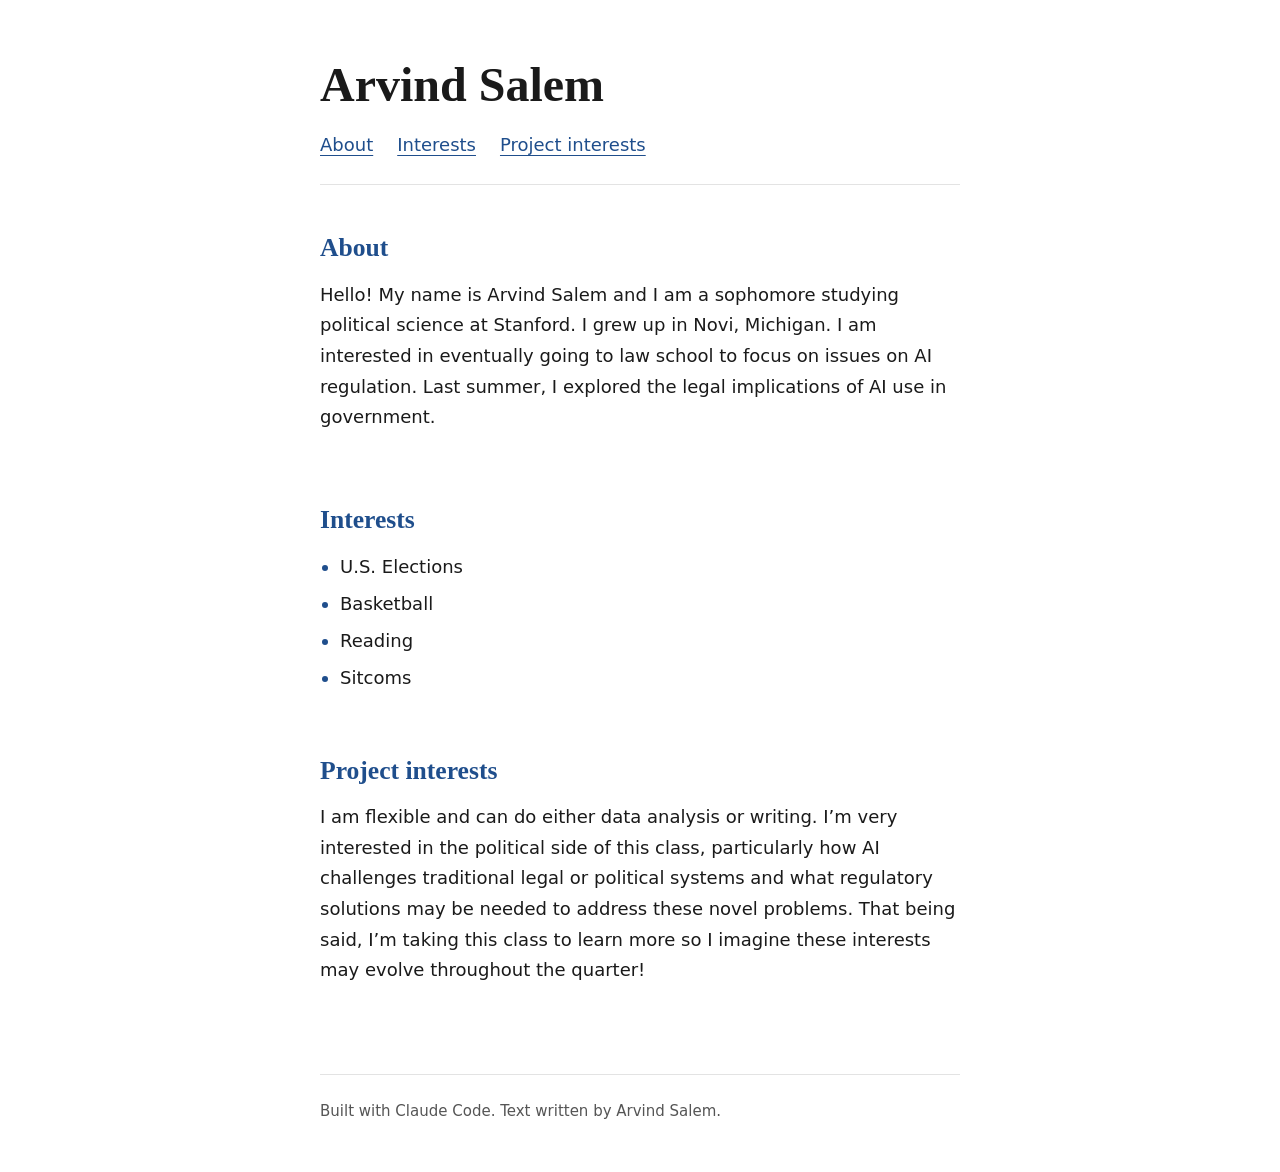
<file: index.html>
<!DOCTYPE html>
<html lang="en">
<head>
  <meta charset="utf-8">
  <meta name="viewport" content="width=device-width, initial-scale=1">
  <title>Arvind Salem</title>
  <link rel="stylesheet" href="style.css">
</head>
<body>
  <header class="site-header">
    <h1>Arvind Salem</h1>
    <nav aria-label="Main">
      <a href="#about">About</a>
      <a href="#interests">Interests</a>
      <a href="#project-interests">Project interests</a>
    </nav>
  </header>

  <main>
    <section id="about">
      <h2>About</h2>
      <p>Hello! My name is Arvind Salem and I am a sophomore studying political science at Stanford. I grew up in Novi, Michigan. I am interested in eventually going to law school to focus on issues on AI regulation. Last summer, I explored the legal implications of AI use in government.</p>
    </section>

    <section id="interests">
      <h2>Interests</h2>
      <ul>
        <li>U.S. Elections</li>
        <li>Basketball</li>
        <li>Reading</li>
        <li>Sitcoms</li>
      </ul>
    </section>

    <section id="project-interests">
      <h2>Project interests</h2>
      <p>I am flexible and can do either data analysis or writing. I’m very interested in the political side of this class, particularly how AI challenges traditional legal or political systems and what regulatory solutions may be needed to address these novel problems. That being said, I’m taking this class to learn more so I imagine these interests may evolve throughout the quarter!</p>
    </section>
  </main>

  <footer>
    <p>Built with Claude Code. Text written by Arvind Salem.</p>
  </footer>
</body>
</html>
</file>
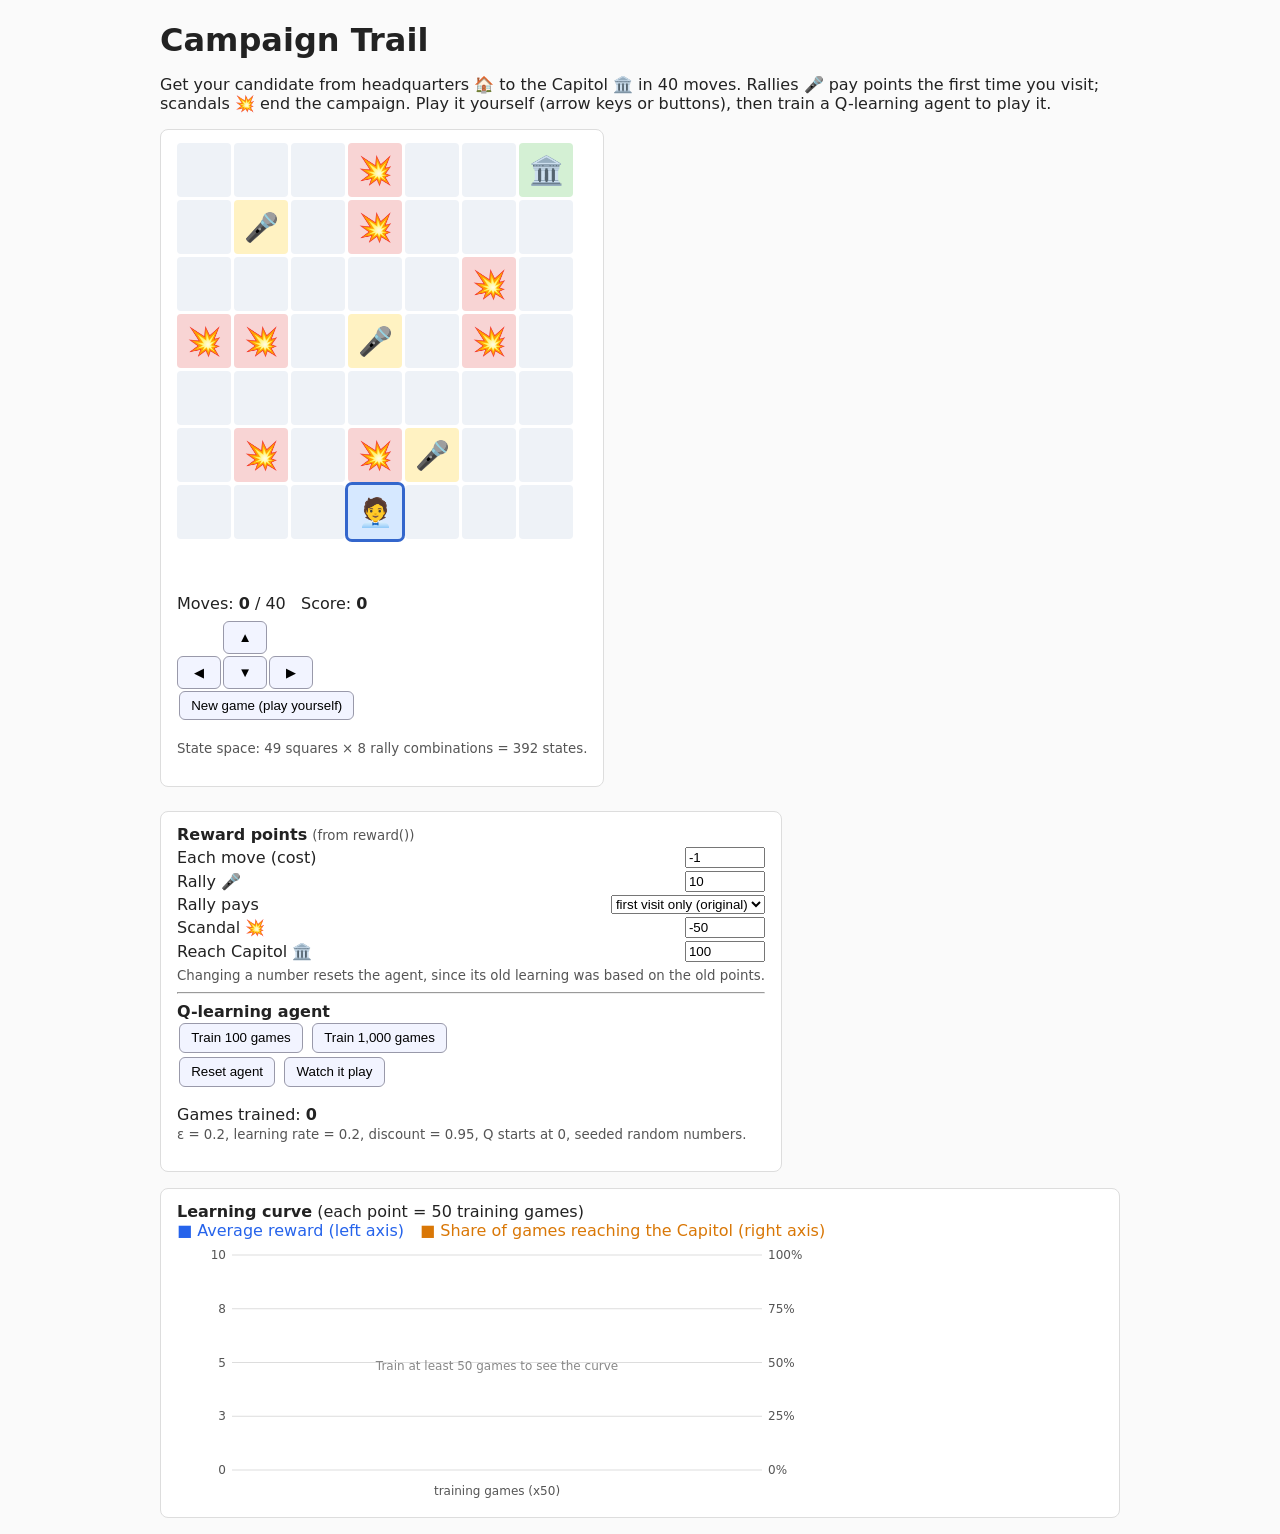
<file: rl-game/index.html>
<!DOCTYPE html>
<html lang="en">
<head>
<meta charset="utf-8">
<meta name="viewport" content="width=device-width, initial-scale=1">
<title>Campaign Trail: Q-learning demo</title>
<style>
  body { font-family: system-ui, sans-serif; max-width: 960px; margin: 1rem auto; padding: 0 1rem; color: #222; background: #fafafa; }
  h1 { margin-bottom: .2rem; }
  .row { display: flex; flex-wrap: wrap; gap: 1.5rem; align-items: flex-start; }
  .panel { background: #fff; border: 1px solid #ddd; border-radius: 8px; padding: .8rem 1rem; }
  #board { display: grid; grid-template-columns: repeat(7, 54px); grid-auto-rows: 54px; gap: 3px; }
  .cell { display: flex; align-items: center; justify-content: center; font-size: 28px; background: #eef2f7; border-radius: 4px; position: relative; }
  .cell.S { background: #f8d4d4; }
  .cell.R { background: #fff2c2; }
  .cell.H { background: #d6e8ff; }
  .cell.C { background: #d4f0d4; }
  .cell.visited::after { content: "✓"; position: absolute; right: 3px; bottom: 0; font-size: 12px; color: #2a7; }
  .cell.player { outline: 3px solid #36c; }
  button { margin: 2px; padding: .4rem .7rem; border: 1px solid #99a; border-radius: 6px; background: #f2f4ff; cursor: pointer; }
  button:hover { background: #e2e6ff; }
  #pad { display: grid; grid-template-columns: repeat(3, 44px); gap: 2px; margin-top: .5rem; }
  #pad button { margin: 0; padding: .5rem 0; }
  label { display: flex; justify-content: space-between; align-items: center; gap: 1rem; margin: 3px 0; }
  input[type=number] { width: 4.5rem; }
  #status { font-weight: 600; min-height: 1.4em; }
  canvas { width: 100%; max-width: 640px; height: auto; background: #fff; }
  .legend span { margin-right: 1rem; }
  small { color: #555; }
</style>
</head>
<body>
<h1>Campaign Trail</h1>
<p>Get your candidate from headquarters 🏠 to the Capitol 🏛️ in 40 moves. Rallies 🎤 pay points the first time you visit; scandals 💥 end the campaign.
Play it yourself (arrow keys or buttons), then train a Q-learning agent to play it.</p>

<div class="row">
  <div class="panel">
    <div id="board"></div>
    <p id="status"></p>
    <div>Moves: <b id="moves">0</b> / 40 &nbsp; Score: <b id="score">0</b></div>
    <div id="pad">
      <span></span><button data-k="up">▲</button><span></span>
      <button data-k="left">◀</button><button data-k="down">▼</button><button data-k="right">▶</button>
    </div>
    <button id="newGame">New game (play yourself)</button>
    <p><small id="stateCount"></small></p>
  </div>

  <div class="panel" style="min-width: 260px;">
    <b>Reward points</b> <small>(from reward())</small>
    <label>Each move (cost) <input type="number" id="r_step" step="1"></label>
    <label>Rally 🎤 <input type="number" id="r_rally" step="1"></label>
    <label>Rally pays <select id="rallyMode">
      <option value="once">first visit only (original)</option>
      <option value="every">every visit</option>
    </select></label>
    <label>Scandal 💥 <input type="number" id="r_scandal" step="1"></label>
    <label>Reach Capitol 🏛️ <input type="number" id="r_capitol" step="1"></label>
    <small>Changing a number resets the agent, since its old learning was based on the old points.</small>
    <hr>
    <b>Q-learning agent</b>
    <div>
      <button id="t100">Train 100 games</button>
      <button id="t1000">Train 1,000 games</button><br>
      <button id="reset">Reset agent</button>
      <button id="watch">Watch it play</button>
    </div>
    <p>Games trained: <b id="trained">0</b><br>
    <small>ε = 0.2, learning rate = 0.2, discount = 0.95, Q starts at 0, seeded random numbers.</small></p>
  </div>
</div>

<div class="panel" style="margin-top: 1rem;">
  <b>Learning curve</b> (each point = 50 training games)
  <div class="legend"><span style="color:#2563eb">■ Average reward (left axis)</span><span style="color:#d97706">■ Share of games reaching the Capitol (right axis)</span></div>
  <canvas id="chart" width="640" height="260"></canvas>
</div>

<script>
// ---------- Reward (edit the numbers on the page, or here) ----------
const R = { step: -1, rally: 10, scandal: -50, capitol: 100 };

// Points for one move. `cell` is what the candidate landed on;
// `newRally` is true only the first time a given rally is visited.
let rallyMode = 'once';                      // 'once' (original) or 'every' (the "every crowd counts" option)
function reward(cell, newRally) {
  let pts = R.step;                          // every move costs a little (time pressure)
  if (cell === 'R' && (newRally || rallyMode === 'every')) pts += R.rally;   // rally: bonus (once per rally, or on every visit in 'every' mode)
  if (cell === 'S') pts += R.scandal;        // scandal: big penalty (and the game ends)
  if (cell === 'C') pts += R.capitol;        // Capitol: the real goal (game ends)
  return pts;
}

// ---------- The map ----------
// H = headquarters (start), C = Capitol (goal), R = rally, S = scandal
const MAP = [
  "...S..C",
  ".R.S...",
  ".....S.",
  "SS.R.S.",
  ".......",
  ".S.SR..",
  "...H...",
];
const SIZE = 7, MAX_MOVES = 40;
const ACTIONS = [[-1,0],[1,0],[0,-1],[0,1]];           // up, down, left, right
const KEYS = { up: 0, down: 1, left: 2, right: 3 };
const cellAt = (r, c) => MAP[r][c];
let start, rallies = [];
for (let r = 0; r < SIZE; r++) for (let c = 0; c < SIZE; c++) {
  if (MAP[r][c] === 'H') start = [r, c];
  if (MAP[r][c] === 'R') rallies.push(r * SIZE + c);
}

// State = position (49 squares) x which rallies are already collected (2^3 = 8 combos).
// 49 * 8 = 392 states. The move counter is NOT part of the state, which keeps the table small.
const N_STATES = SIZE * SIZE * (1 << rallies.length);
const N_ACTIONS = 4;
const stateOf = g => (g.r * SIZE + g.c) * (1 << rallies.length) + g.mask;

// ---------- Game logic ----------
function newGame() { return { r: start[0], c: start[1], mask: 0, moves: 0, score: 0, done: false, reachedCapitol: false, hitScandal: false }; }

// Apply action `a` to game `g` (mutates g). Walking into the map edge wastes the move.
function step(g, a) {
  const nr = g.r + ACTIONS[a][0], nc = g.c + ACTIONS[a][1];
  if (nr >= 0 && nr < SIZE && nc >= 0 && nc < SIZE) { g.r = nr; g.c = nc; }
  g.moves++;
  const cell = cellAt(g.r, g.c);
  let newRally = false;
  if (cell === 'R') {
    const bit = 1 << rallies.indexOf(g.r * SIZE + g.c);
    if (!(g.mask & bit)) { newRally = true; g.mask |= bit; }
  }
  const pts = reward(cell, newRally);
  g.score += pts;
  if (cell === 'C') { g.done = true; g.reachedCapitol = true; }
  if (cell === 'S') { g.done = true; g.hitScandal = true; }
  if (g.moves >= MAX_MOVES) g.done = true;
  return pts;
}

// ---------- Seeded random numbers (mulberry32) ----------
function makeRng(seed) {
  let s = seed >>> 0;
  return () => {
    s = (s + 0x6D2B79F5) >>> 0;
    let t = s;
    t = Math.imul(t ^ (t >>> 15), t | 1);
    t ^= t + Math.imul(t ^ (t >>> 7), t | 61);
    return ((t ^ (t >>> 14)) >>> 0) / 4294967296;
  };
}

// ---------- Q-learning agent ----------
const EPSILON = 0.2, ALPHA = 0.2, GAMMA = 0.95, SEED = 158;
let Q, rng, history, watching = false;

function resetAgent() {
  Q = new Float64Array(N_STATES * N_ACTIONS);    // all Q-values start at 0
  rng = makeRng(SEED);
  history = [];                                  // one {reward, goal} per training game
  drawChart(); updateTrained();
}

// Best action for state s; ties broken at random using the given rng.
function bestAction(s, rand) {
  let best = -Infinity, ties = [];
  for (let a = 0; a < N_ACTIONS; a++) {
    const q = Q[s * N_ACTIONS + a];
    if (q > best) { best = q; ties = [a]; } else if (q === best) ties.push(a);
  }
  return ties[Math.floor(rand() * ties.length)];
}

// Play one training game with epsilon-greedy exploration, updating Q after every move.
function trainOneGame() {
  const g = newGame();
  while (!g.done) {
    const s = stateOf(g);
    const a = rng() < EPSILON ? Math.floor(rng() * N_ACTIONS) : bestAction(s, rng);
    const r = step(g, a);
    const s2 = stateOf(g);
    // Q-learning update: move Q(s,a) toward reward + discounted best future value.
    // If the game ended on a scandal/Capitol there is no future, so no bootstrap term.
    const terminal = g.reachedCapitol || g.hitScandal;
    let future = 0;
    if (!terminal) future = Math.max(...Q.slice(s2 * N_ACTIONS, (s2 + 1) * N_ACTIONS));
    const i = s * N_ACTIONS + a;
    Q[i] += ALPHA * (r + GAMMA * future - Q[i]);
  }
  history.push({ reward: g.score, goal: g.reachedCapitol ? 1 : 0 });
}

function train(n) {
  if (watching) return;
  for (let i = 0; i < n; i++) trainOneGame();
  updateTrained(); drawChart();
}

// ---------- Board / UI ----------
const boardEl = document.getElementById('board');
const ICON = { H: '🏠', C: '🏛️', R: '🎤', S: '💥', '.': '' };
let game = newGame(), mode = 'human';   // 'human' | 'agent'

function render() {
  boardEl.innerHTML = '';
  for (let r = 0; r < SIZE; r++) for (let c = 0; c < SIZE; c++) {
    const cell = cellAt(r, c), d = document.createElement('div');
    d.className = 'cell ' + cell;
    const idx = rallies.indexOf(r * SIZE + c);
    if (idx >= 0 && (game.mask & (1 << idx))) d.classList.add('visited');
    d.textContent = (r === game.r && c === game.c) ? '🧑‍💼' : ICON[cell];
    if (r === game.r && c === game.c) d.classList.add('player');
    boardEl.appendChild(d);
  }
  document.getElementById('moves').textContent = game.moves;
  document.getElementById('score').textContent = game.score;
  let msg = '';
  if (game.done) msg = game.reachedCapitol ? '🎉 You reached the Capitol!' : game.hitScandal ? '💥 Scandal! Campaign over.' : '⏱ Out of moves.';
  document.getElementById('status').textContent = msg;
}

function humanMove(a) {
  if (mode !== 'human' || game.done || watching) return;
  step(game, a); render();
}

function startHumanGame() { if (watching) return; mode = 'human'; game = newGame(); render(); }

// Watch one greedy game (epsilon = 0) animated, using its own rng so training stays reproducible.
function watchAgent() {
  if (watching) return;
  watching = true; mode = 'agent'; game = newGame(); render();
  const wrng = makeRng(SEED + 1);
  const timer = setInterval(() => {
    step(game, bestAction(stateOf(game), wrng)); render();
    if (game.done) { clearInterval(timer); watching = false; }
  }, 250);
}

function updateTrained() { document.getElementById('trained').textContent = history.length; }

// ---------- Learning curve ----------
function drawChart() {
  const cv = document.getElementById('chart'), ctx = cv.getContext('2d');
  const W = cv.width, H = cv.height, L = 55, Rm = 55, T = 15, B = 30;
  ctx.clearRect(0, 0, W, H);
  ctx.font = '12px system-ui';
  const nb = Math.floor(history.length / 50);
  const avgR = [], goal = [];
  for (let b = 0; b < nb; b++) {
    let sr = 0, sg = 0;
    for (let i = b * 50; i < b * 50 + 50; i++) { sr += history[i].reward; sg += history[i].goal; }
    avgR.push(sr / 50); goal.push(sg / 50);
  }
  // Axes ranges: reward axis fits the data (and 0); goal share is 0-100%.
  let lo = Math.min(0, ...avgR), hi = Math.max(10, ...avgR);
  if (hi === lo) hi = lo + 1;
  const x = i => L + (nb <= 1 ? 0 : i * (W - L - Rm) / (nb - 1));
  const yR = v => T + (hi - v) / (hi - lo) * (H - T - B);
  const yG = v => T + (1 - v) * (H - T - B);
  // grid + axis labels
  ctx.strokeStyle = '#ddd'; ctx.fillStyle = '#555';
  for (let k = 0; k <= 4; k++) {
    const y = T + k * (H - T - B) / 4;
    ctx.beginPath(); ctx.moveTo(L, y); ctx.lineTo(W - Rm, y); ctx.stroke();
    ctx.textAlign = 'right'; ctx.fillText((hi - k * (hi - lo) / 4).toFixed(0), L - 6, y + 4);
    ctx.textAlign = 'left'; ctx.fillText((100 - k * 25) + '%', W - Rm + 6, y + 4);
  }
  ctx.textAlign = 'center'; ctx.fillText('training games (x50)', (L + W - Rm) / 2, H - 5);
  if (nb === 0) { ctx.fillStyle = '#888'; ctx.fillText('Train at least 50 games to see the curve', W / 2, H / 2); return; }
  const line = (vals, y, color) => {
    ctx.strokeStyle = color; ctx.fillStyle = color; ctx.lineWidth = 2; ctx.beginPath();
    vals.forEach((v, i) => i ? ctx.lineTo(x(i), y(v)) : ctx.moveTo(x(i), y(v)));
    ctx.stroke();
    vals.forEach((v, i) => { ctx.beginPath(); ctx.arc(x(i), y(v), nb > 60 ? 1.5 : 3, 0, 7); ctx.fill(); });
  };
  line(avgR, yR, '#2563eb'); line(goal, yG, '#d97706'); ctx.lineWidth = 1;
}

// ---------- Wire up controls ----------
document.getElementById('t100').onclick = () => train(100);
document.getElementById('t1000').onclick = () => train(1000);
document.getElementById('reset').onclick = () => { if (!watching) resetAgent(); };
document.getElementById('watch').onclick = watchAgent;
document.getElementById('newGame').onclick = startHumanGame;
document.querySelectorAll('#pad button').forEach(b => b.onclick = () => humanMove(KEYS[b.dataset.k]));
document.addEventListener('keydown', e => {
  const k = { ArrowUp: 0, ArrowDown: 1, ArrowLeft: 2, ArrowRight: 3 }[e.key];
  if (k === undefined || e.target.tagName === 'INPUT') return;
  e.preventDefault(); humanMove(k);
});
for (const key of Object.keys(R)) {
  const el = document.getElementById('r_' + key);
  el.value = R[key];
  el.onchange = () => { R[key] = Number(el.value) || 0; resetAgent(); startHumanGame(); };
}
document.getElementById('rallyMode').onchange = e => { rallyMode = e.target.value; resetAgent(); startHumanGame(); };
document.getElementById('stateCount').textContent =
  `State space: 49 squares × ${1 << rallies.length} rally combinations = ${N_STATES} states.`;

resetAgent(); render();
</script>
</body>
</html>
</file>
<file: style.css>
:root {
  --accent: #1f4e8c;
  --text: #1a1a1a;
  --muted: #555555;
  --bg: #ffffff;
  --rule: #e3e3e3;
}

*, *::before, *::after {
  box-sizing: border-box;
}

html {
  scroll-behavior: smooth;
  scroll-padding-top: 1rem;
}

body {
  margin: 0;
  padding: 0 1.25rem;
  background: var(--bg);
  color: var(--text);
  font-family: system-ui, -apple-system, "Segoe UI", Roboto, Helvetica, Arial, sans-serif;
  font-size: 1.0625rem;
  line-height: 1.7;
}

.site-header,
main,
footer {
  max-width: 40rem;
  margin: 0 auto;
}

.site-header {
  padding-top: 3.5rem;
  padding-bottom: 1.5rem;
  border-bottom: 1px solid var(--rule);
}

h1,
h2 {
  font-family: Georgia, "Times New Roman", Times, serif;
  font-weight: 700;
  line-height: 1.2;
}

h1 {
  margin: 0 0 1rem;
  font-size: 2.5rem;
}

h2 {
  margin: 0 0 1rem;
  font-size: 1.6rem;
  color: var(--accent);
}

nav {
  display: flex;
  flex-wrap: wrap;
  gap: 0.5rem 1.5rem;
}

a {
  color: var(--accent);
  text-underline-offset: 0.2em;
}

a:hover {
  text-decoration-thickness: 2px;
}

a:focus-visible {
  outline: 3px solid var(--accent);
  outline-offset: 3px;
  border-radius: 2px;
}

section {
  padding: 3rem 0 0.5rem;
}

p {
  margin: 0 0 1rem;
}

ul {
  margin: 0;
  padding-left: 1.25rem;
}

li {
  margin-bottom: 0.4rem;
}

li::marker {
  color: var(--accent);
}

footer {
  margin-top: 4rem;
  padding: 1.5rem 0 3rem;
  border-top: 1px solid var(--rule);
  color: var(--muted);
  font-size: 0.9375rem;
}

footer p {
  margin: 0;
}

@media (min-width: 40rem) {
  body {
    font-size: 1.125rem;
  }

  h1 {
    font-size: 3rem;
  }
}
</file>
